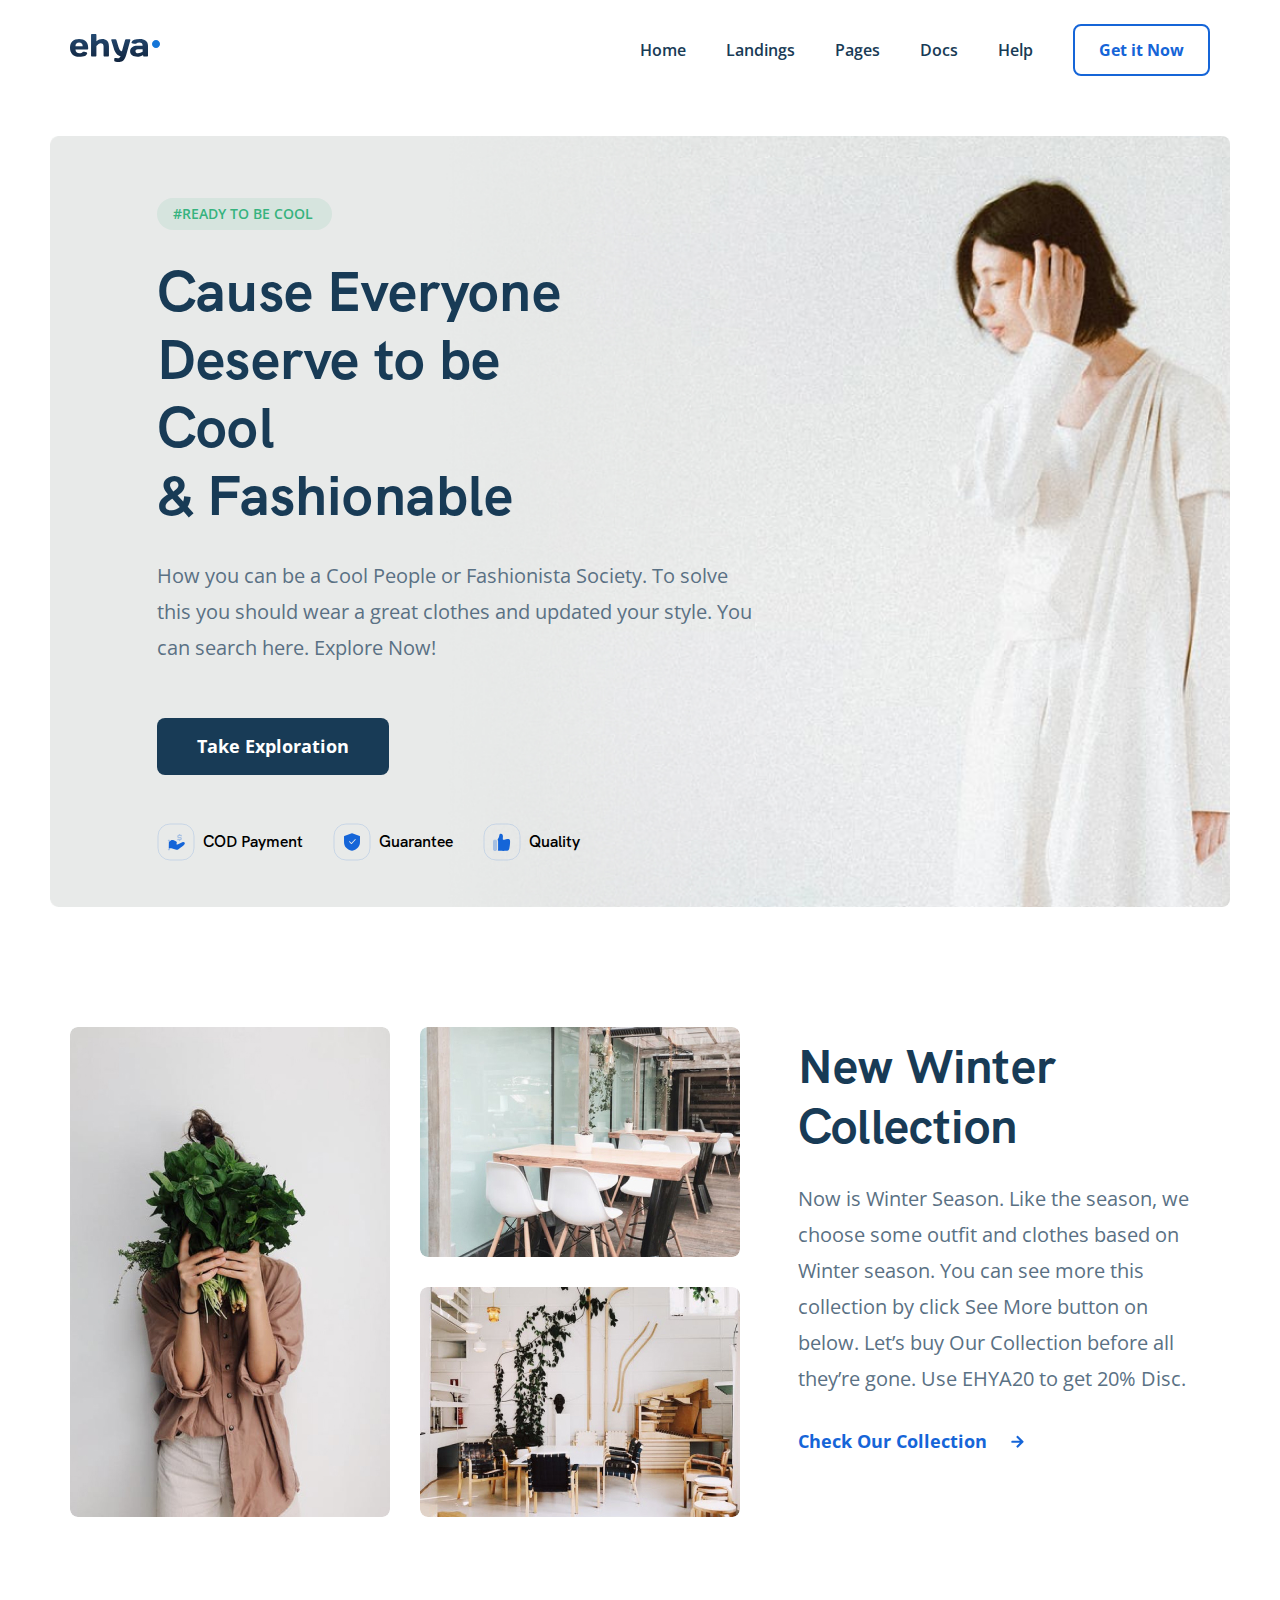
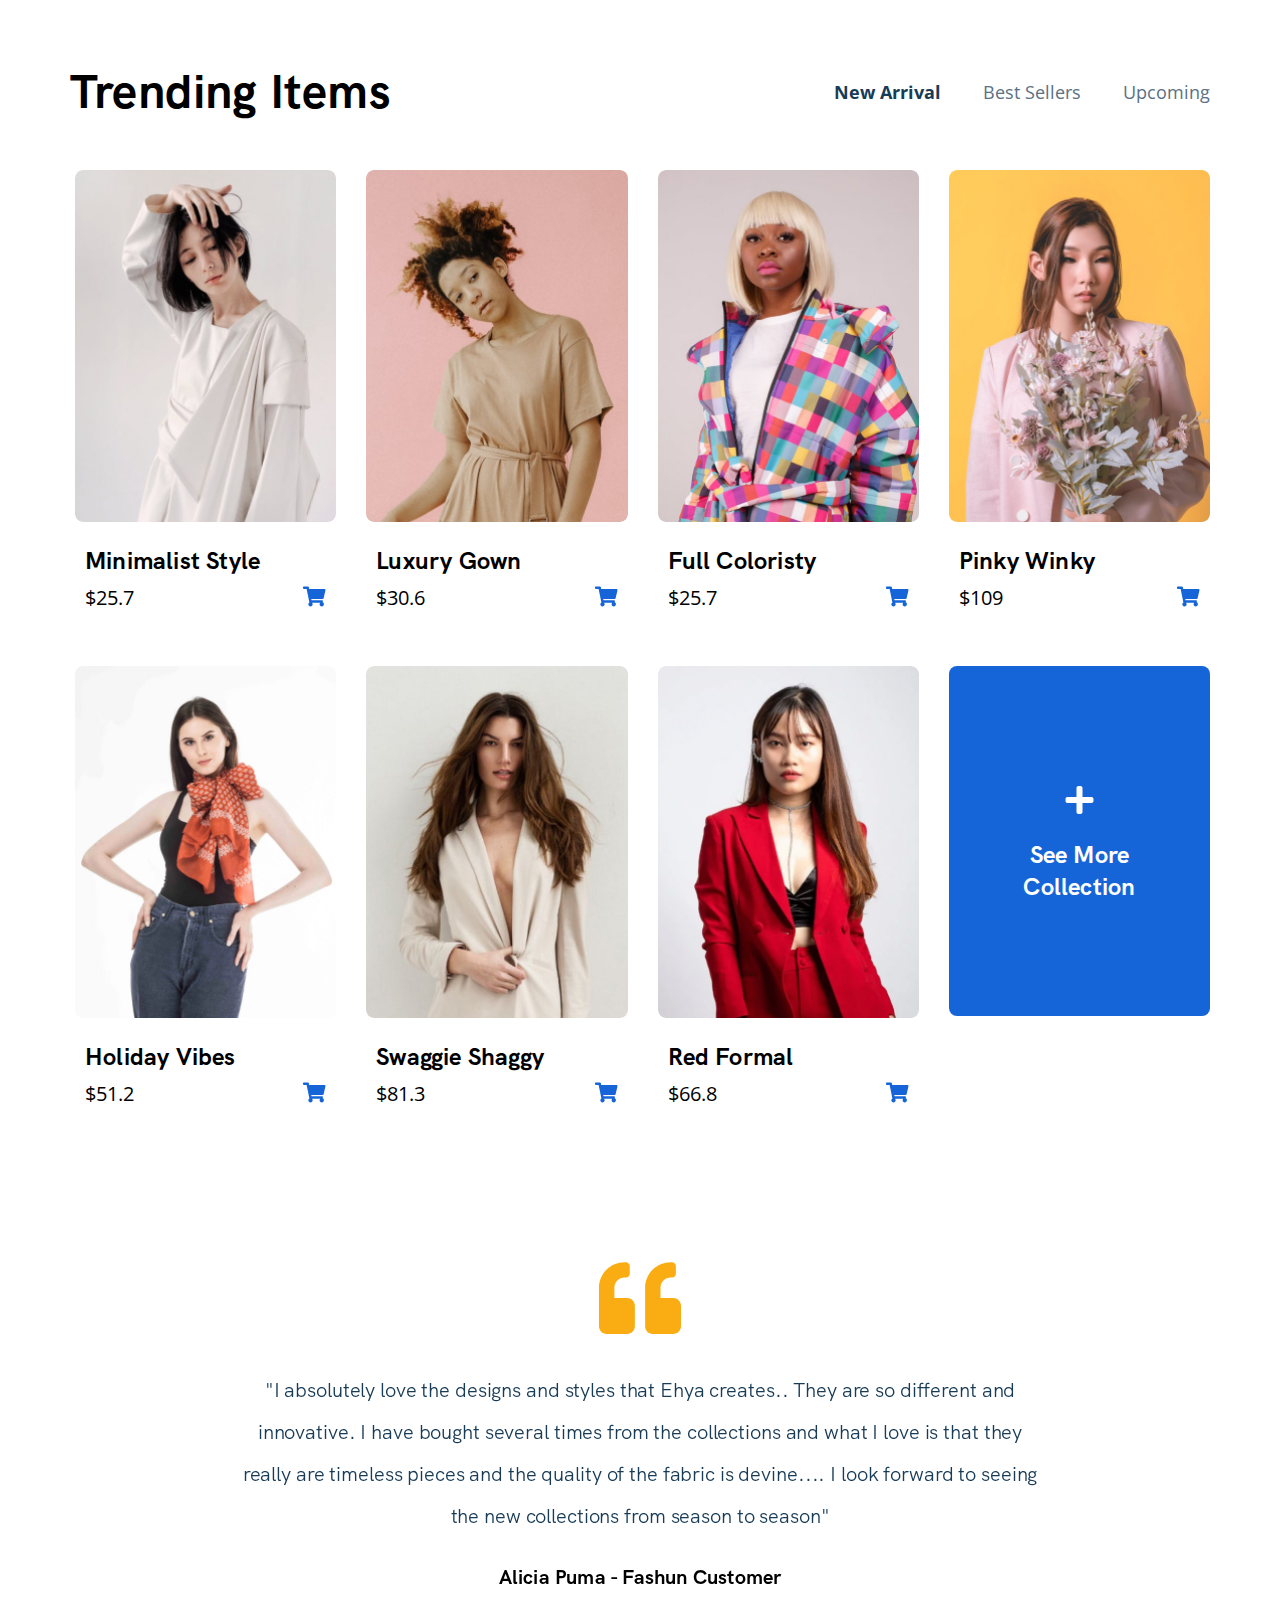
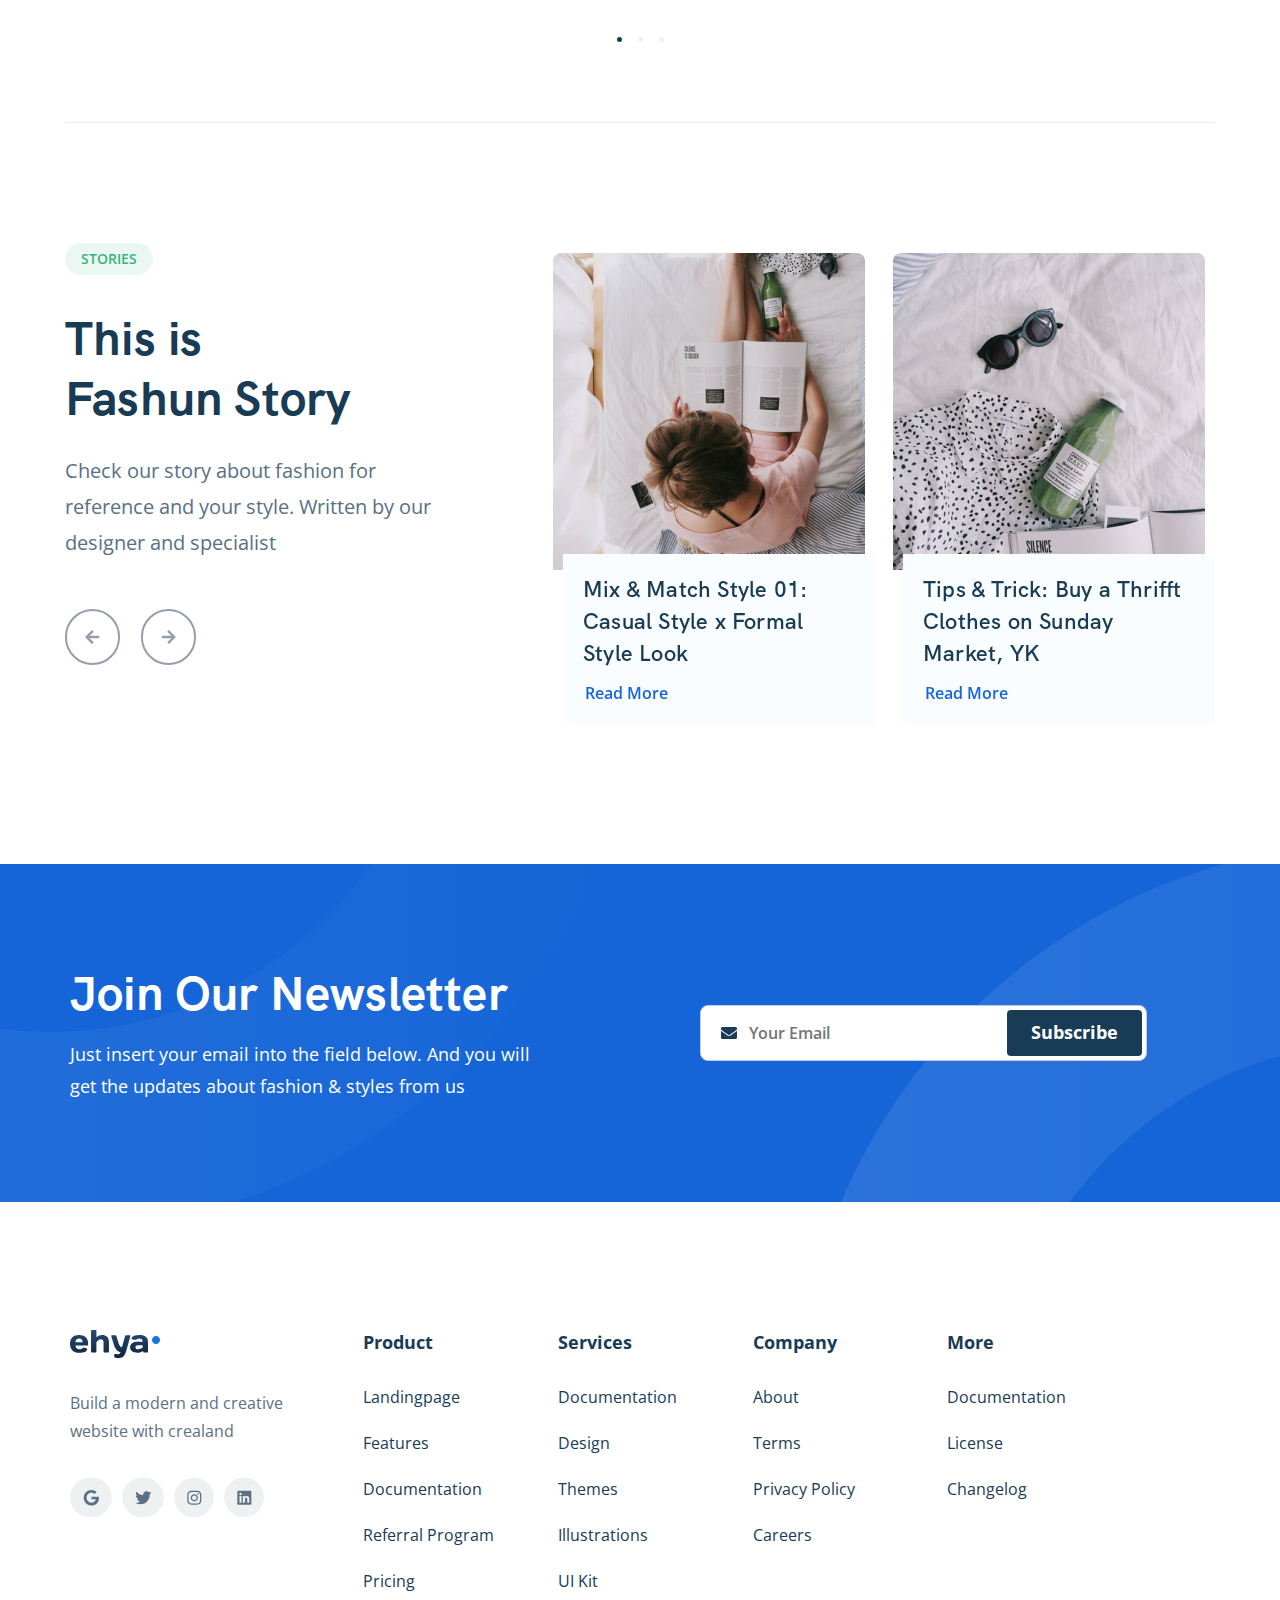
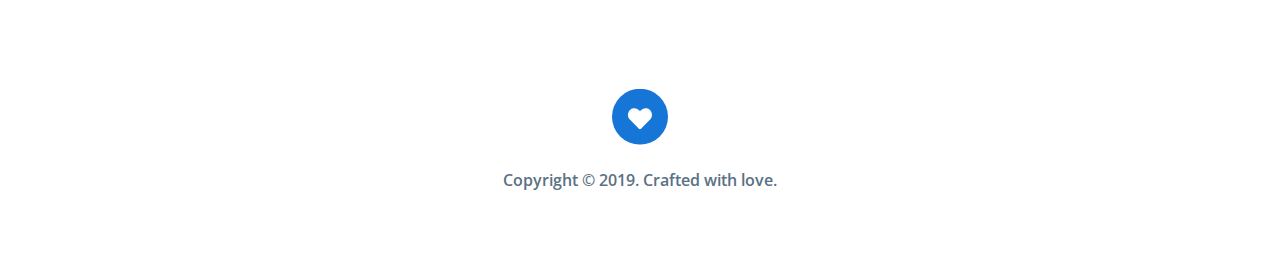
<file: index.html>
<!DOCTYPE html>
<html lang="en">
  <head>
    <link
      href="https://fonts.googleapis.com/css2?family=Open+Sans:wght@400;600;700&display=swap"
      rel="stylesheet"
    />
    <link rel="shortcut icon" href="favicon.ico" type="image/x-icon" />
    <link rel="icon" href="favicon.ico" type="image/x-icon" />
    <link rel="stylesheet" href="css/swiper-bundle.min.css" />
    <link rel="stylesheet" href="css/style.css" />
    <meta charset="UTF-8" />
    <meta name="viewport" content="width=device-width, initial-scale=1.0" />
    <title>ehya - fashion house</title>
  </head>
  <body>
    <header class="header">
      <div class="container container--150">
        <div class="header__wrapper">
          <a
            href="https://danilamorshinin.ru/ehya-fashion/"
            class="header__logo"
            ><img src="img/logo-ehya.svg" alt="Логотип ehya"
          /></a>
          <nav class="header__navbar">
            <a href="#" class="link header__link">Home</a>
            <a href="#" class="link header__link">Landings</a>
            <a href="#" class="link header__link">Pages</a>
            <a href="#" class="link header__link">Docs</a>
            <a href="#" class="link header__link">Help</a>
            <button class="header__button">Get it Now</button>
          </nav>
          <button class="menu-button header__menu-button">
            <span class="menu-button__line"></span>
            <span class="menu-button__line"></span>
            <span class="menu-button__line"></span>
          </button>
        </div>
        <!-- /.header__wrapper -->
      </div>
      <!-- /.container-->
      <div class="header-bottom">
        <img
          src="img/icon-close.svg"
          alt="Закрыть"
          class="header-bottom__close"
        />
        <div class="header__mobile-menu">
          <a href="#" class="link header__menu-link">Home</a>
          <a href="#" class="link header__menu-link">Landings</a>
          <a href="#" class="link header__menu-link">Pages</a>
          <a href="#" class="link header__menu-link">Docs</a>
          <a href="#" class="link header__menu-link">Help</a>
          <button class="header__button">Get it Now</button>
        </div>
        <!-- /.header__mobile-menu -->
      </div>
      <!-- /. header-bottom -->
    </header>
    <section class="hero">
      <div class="container container--80">
        <div class="hero__bg">
          <div class="hero__info">
            <div class="hero__label">#Ready to be cool</div>
            <h1 class="hero__title">
              Cause Everyone <br />
              Deserve to be Cool<br />
              & Fashionable
            </h1>
            <p class="hero__text">
              How you can be a Cool People or Fashionista Society. To solve this
              you should wear a great clothes and updated your style. You can
              search here. Explore Now!
            </p>
          </div>
          <!-- /.hero__info -->
          <button class="hero__button">Take Exploration</button>
          <div class="hero__icon-wrapper">
            <div class="hero__wrap2">
              <div class="hero__icon-group">
                <img
                  src="img/icon-get-money.svg"
                  alt="Иконка с деньгами"
                  class="hero__icon"
                />
                <h4 class="hero__icon-text">COD Payment</h4>
              </div>
              <div class="hero__icon-group">
                <img
                  src="img/icon-protection.svg"
                  alt="Иконка со щитом"
                  class="hero__icon"
                />
                <h4 class="hero__icon-text">Guarantee</h4>
              </div>
            </div>
            <div class="hero__icon-group">
              <img
                src="img/icon-like.svg"
                alt="Иконка с лайком"
                class="hero__icon"
              />
              <h4 class="hero__icon-text">Quality</h4>
            </div>
          </div>
        </div>
        <!-- /.hero -->
      </div>
    </section>
    <section class="collection">
      <div class="container container--collection">
        <div class="collection__wrapper">
          <div class="collection__grid">
            <img
              src="img/collection-image1.jpg"
              alt="Девушка с цветами"
              class="collection__image collection__image--large"
            />
            <img
              src="img/collection-image2.jpg"
              alt="Столик у окна"
              class="collection__image"
            />
            <img
              src="img/collection-image3.jpg"
              alt="Гостинная комната"
              class="collection__image"
            />
          </div>
          <div class="collection__info">
            <h2 class="collection__title">New Winter Collection</h2>
            <p class="collection__text">
              Now is Winter Season. Like the season, we choose some outfit and
              clothes based on Winter season. You can see more this collection
              by click See More button on below. Let&#8217;s buy Our Collection
              before all they&#8217;re gone. Use EHYA20 to get 20% Disc.
            </p>
            <div class="collection__link-group">
              <a href="#" class="link collection__link">Check Our Collection</a>
              <a href="#"
                ><img src="img/arrow-left.svg" alt="Стрелка вправо"
              /></a>
            </div>
          </div>
        </div>
      </div>
    </section>
    <section class="trending">
      <div class="container container--trending">
        <div class="trending__menu">
          <h2 class="trending__title">Trending Items</h2>
          <div class="trending__menu-link">
            <a
              href="#"
              class="link trending__link trending__link--active"
              data-target="#newArrival"
              >New Arrival</a
            >
            <a href="#" class="link trending__link" data-target="#bestSellers"
              >Best Sellers</a
            >
            <a href="#" class="link trending__link" data-target="#upcoming"
              >Upcoming</a
            >
          </div>
        </div>
        <div class="trending-grid trending-grid--active" id="newArrival">
          <div class="trending-grid__item">
            <img
              src="img/trending-image1.jpg"
              alt="Фото Minimalist Style"
              class="trending-grid__image"
            />
            <h3 class="trending-grid__title">Minimalist Style</h3>
            <div class="trending-grid__wrapper">
              <span class="trending-grid__price">$25.7</span
              ><a href="#"
                ><img
                  src="img/shopping-cart.svg"
                  alt="Иконка тележки"
                  class="trending-grid__icon"
              /></a>
            </div>
          </div>
          <div class="trending-grid__item">
            <img
              src="img/trending-image2.jpg"
              alt="Фото Luxury Gown"
              class="trending-grid__image"
            />
            <h3 class="trending-grid__title">Luxury Gown</h3>
            <div class="trending-grid__wrapper">
              <span class="trending-grid__price">$30.6</span
              ><a href="#"
                ><img
                  src="img/shopping-cart.svg"
                  alt="Иконка тележки"
                  class="trending-grid__icon"
              /></a>
            </div>
          </div>
          <div class="trending-grid__item">
            <img
              src="img/trending-image3.jpg"
              alt="Фото Full Coloristy"
              class="trending-grid__image"
            />
            <h3 class="trending-grid__title">Full Coloristy</h3>
            <div class="trending-grid__wrapper">
              <span class="trending-grid__price">$25.7</span
              ><a href="#"
                ><img
                  src="img/shopping-cart.svg"
                  alt="Иконка тележки"
                  class="trending-grid__icon"
              /></a>
            </div>
          </div>
          <div class="trending-grid__item">
            <img
              src="img/trending-image4.jpg"
              alt="Фото Pinky Winky"
              class="trending-grid__image"
            />
            <h3 class="trending-grid__title">Pinky Winky</h3>
            <div class="trending-grid__wrapper">
              <span class="trending-grid__price">$109</span
              ><a href="#"
                ><img
                  src="img/shopping-cart.svg"
                  alt="Иконка тележки"
                  class="trending-grid__icon"
              /></a>
            </div>
          </div>
          <div class="trending-grid__item">
            <img
              src="img/trending-image5.jpg"
              alt="Фото Holiday Vibes"
              class="trending-grid__image"
            />
            <h3 class="trending-grid__title">Holiday Vibes</h3>
            <div class="trending-grid__wrapper">
              <span class="trending-grid__price">$51.2</span
              ><a href="#"
                ><img
                  src="img/shopping-cart.svg"
                  alt="Иконка тележки"
                  class="trending-grid__icon"
              /></a>
            </div>
          </div>
          <div class="trending-grid__item">
            <img
              src="img/trending-image6.jpg"
              alt="Фото Swaggie Shaggy"
              class="trending-grid__image"
            />
            <h3 class="trending-grid__title">Swaggie Shaggy</h3>
            <div class="trending-grid__wrapper">
              <span class="trending-grid__price">$81.3</span
              ><a href="#"
                ><img
                  src="img/shopping-cart.svg"
                  alt="Иконка тележки"
                  class="trending-grid__icon"
              /></a>
            </div>
          </div>
          <div class="trending-grid__item">
            <img
              src="img/trending-image7.jpg"
              alt="Фото Red Formal"
              class="trending-grid__image"
            />
            <h3 class="trending-grid__title">Red Formal</h3>
            <div class="trending-grid__wrapper">
              <span class="trending-grid__price">$66.8</span
              ><a href="#"
                ><img
                  src="img/shopping-cart.svg"
                  alt="Иконка тележки"
                  class="trending-grid__icon"
              /></a>
            </div>
          </div>
          <a href="#" class="link trending-grid__last">
            <img
              src="img/plus.svg"
              alt="Иконка плюса"
              class="trending-grid__last-icon"
            />
            <h3 class="trending-grid__last-title">
              See More<br />
              Collection
            </h3>
          </a>
        </div>

        <div class="trending-grid" id="bestSellers">
          <div class="trending-grid__item">
            <img
              src="img/trending-image2.jpg"
              alt="Фото Luxury Gown"
              class="trending-grid__image"
            />
            <h3 class="trending-grid__title">Luxury Gown</h3>
            <div class="trending-grid__wrapper">
              <span class="trending-grid__price">$30.6</span
              ><a href="#"
                ><img
                  src="img/shopping-cart.svg"
                  alt="Иконка тележки"
                  class="trending-grid__icon"
              /></a>
            </div>
          </div>
          <div class="trending-grid__item">
            <img
              src="img/trending-image3.jpg"
              alt="Фото Full Coloristy"
              class="trending-grid__image"
            />
            <h3 class="trending-grid__title">Full Coloristy</h3>
            <div class="trending-grid__wrapper">
              <span class="trending-grid__price">$25.7</span
              ><a href="#"
                ><img
                  src="img/shopping-cart.svg"
                  alt="Иконка тележки"
                  class="trending-grid__icon"
              /></a>
            </div>
          </div>
          <div class="trending-grid__item">
            <img
              src="img/trending-image5.jpg"
              alt="Фото Holiday Vibes"
              class="trending-grid__image"
            />
            <h3 class="trending-grid__title">Holiday Vibes</h3>
            <div class="trending-grid__wrapper">
              <span class="trending-grid__price">$51.2</span
              ><a href="#"
                ><img
                  src="img/shopping-cart.svg"
                  alt="Иконка тележки"
                  class="trending-grid__icon"
              /></a>
            </div>
          </div>
          <div class="trending-grid__item">
            <img
              src="img/trending-image4.jpg"
              alt="Фото Pinky Winky"
              class="trending-grid__image"
            />
            <h3 class="trending-grid__title">Pinky Winky</h3>
            <div class="trending-grid__wrapper">
              <span class="trending-grid__price">$109</span
              ><a href="#"
                ><img
                  src="img/shopping-cart.svg"
                  alt="Иконка тележки"
                  class="trending-grid__icon"
              /></a>
            </div>
          </div>
          <div class="trending-grid__item">
            <img
              src="img/trending-image1.jpg"
              alt="Фото Minimalist Style"
              class="trending-grid__image"
            />
            <h3 class="trending-grid__title">Minimalist Style</h3>
            <div class="trending-grid__wrapper">
              <span class="trending-grid__price">$25.7</span
              ><a href="#"
                ><img
                  src="img/shopping-cart.svg"
                  alt="Иконка тележки"
                  class="trending-grid__icon"
              /></a>
            </div>
          </div>

          <div class="trending-grid__item">
            <img
              src="img/trending-image7.jpg"
              alt="Фото Red Formal"
              class="trending-grid__image"
            />
            <h3 class="trending-grid__title">Red Formal</h3>
            <div class="trending-grid__wrapper">
              <span class="trending-grid__price">$66.8</span
              ><a href="#"
                ><img
                  src="img/shopping-cart.svg"
                  alt="Иконка тележки"
                  class="trending-grid__icon"
              /></a>
            </div>
          </div>
          <div class="trending-grid__item">
            <img
              src="img/trending-image6.jpg"
              alt="Фото Swaggie Shaggy"
              class="trending-grid__image"
            />
            <h3 class="trending-grid__title">Swaggie Shaggy</h3>
            <div class="trending-grid__wrapper">
              <span class="trending-grid__price">$81.3</span
              ><a href="#"
                ><img
                  src="img/shopping-cart.svg"
                  alt="Иконка тележки"
                  class="trending-grid__icon"
              /></a>
            </div>
          </div>
          <a href="#" class="link trending-grid__last">
            <img
              src="img/plus.svg"
              alt="Иконка плюса"
              class="trending-grid__last-icon"
            />
            <h3 class="trending-grid__last-title">
              See More<br />
              Collection
            </h3>
          </a>
        </div>

        <div class="trending-grid" id="upcoming">
          <div class="trending-grid__item">
            <img
              src="img/trending-image3.jpg"
              alt="Фото Full Coloristy"
              class="trending-grid__image"
            />
            <h3 class="trending-grid__title">Full Coloristy</h3>
            <div class="trending-grid__wrapper">
              <span class="trending-grid__price">$25.7</span
              ><a href="#"
                ><img
                  src="img/shopping-cart.svg"
                  alt="Иконка тележки"
                  class="trending-grid__icon"
              /></a>
            </div>
          </div>

          <div class="trending-grid__item">
            <img
              src="img/trending-image5.jpg"
              alt="Фото Holiday Vibes"
              class="trending-grid__image"
            />
            <h3 class="trending-grid__title">Holiday Vibes</h3>
            <div class="trending-grid__wrapper">
              <span class="trending-grid__price">$51.2</span
              ><a href="#"
                ><img
                  src="img/shopping-cart.svg"
                  alt="Иконка тележки"
                  class="trending-grid__icon"
              /></a>
            </div>
          </div>
          <div class="trending-grid__item">
            <img
              src="img/trending-image2.jpg"
              alt="Фото Luxury Gown"
              class="trending-grid__image"
            />
            <h3 class="trending-grid__title">Luxury Gown</h3>
            <div class="trending-grid__wrapper">
              <span class="trending-grid__price">$30.6</span
              ><a href="#"
                ><img
                  src="img/shopping-cart.svg"
                  alt="Иконка тележки"
                  class="trending-grid__icon"
              /></a>
            </div>
          </div>
          <div class="trending-grid__item">
            <img
              src="img/trending-image1.jpg"
              alt="Фото Minimalist Style"
              class="trending-grid__image"
            />
            <h3 class="trending-grid__title">Minimalist Style</h3>
            <div class="trending-grid__wrapper">
              <span class="trending-grid__price">$25.7</span
              ><a href="#"
                ><img
                  src="img/shopping-cart.svg"
                  alt="Иконка тележки"
                  class="trending-grid__icon"
              /></a>
            </div>
          </div>

          <div class="trending-grid__item">
            <img
              src="img/trending-image7.jpg"
              alt="Фото Red Formal"
              class="trending-grid__image"
            />
            <h3 class="trending-grid__title">Red Formal</h3>
            <div class="trending-grid__wrapper">
              <span class="trending-grid__price">$66.8</span
              ><a href="#"
                ><img
                  src="img/shopping-cart.svg"
                  alt="Иконка тележки"
                  class="trending-grid__icon"
              /></a>
            </div>
          </div>
          <div class="trending-grid__item">
            <img
              src="img/trending-image4.jpg"
              alt="Фото Pinky Winky"
              class="trending-grid__image"
            />
            <h3 class="trending-grid__title">Pinky Winky</h3>
            <div class="trending-grid__wrapper">
              <span class="trending-grid__price">$109</span
              ><a href="#"
                ><img
                  src="img/shopping-cart.svg"
                  alt="Иконка тележки"
                  class="trending-grid__icon"
              /></a>
            </div>
          </div>
          <div class="trending-grid__item">
            <img
              src="img/trending-image6.jpg"
              alt="Фото Swaggie Shaggy"
              class="trending-grid__image"
            />
            <h3 class="trending-grid__title">Swaggie Shaggy</h3>
            <div class="trending-grid__wrapper">
              <span class="trending-grid__price">$81.3</span
              ><a href="#"
                ><img
                  src="img/shopping-cart.svg"
                  alt="Иконка тележки"
                  class="trending-grid__icon"
              /></a>
            </div>
          </div>
          <a href="#" class="link trending-grid__last">
            <img
              src="img/plus.svg"
              alt="Иконка плюса"
              class="trending-grid__last-icon"
            />
            <h3 class="trending-grid__last-title">
              See More<br />
              Collection
            </h3>
          </a>
        </div>
      </div>
    </section>
    <section class="comment">
      <div class="container container--comment">
        <!-- Slider main container -->
        <div class="comment__wrapper">
          <div class="swiper-container comment-slider">
            <!-- Additional required wrapper -->
            <div class="swiper-wrapper">
              <!-- Slides -->
              <div class="swiper-slide slide">
                <img
                  src="img/quote-left.svg"
                  alt="Левая кавычка"
                  class="comment__icon"
                />
                <p class="comment__text">
                  "I absolutely love the designs and styles that Ehya creates..
                  They are so different and innovative. I have bought several
                  times from the collections and what I love is that they really
                  are timeless pieces and the quality of the fabric is
                  devine.... I look forward to seeing the new collections from
                  season to season"
                </p>
                <h4 class="comment__title">Alicia Puma - Fashun Customer</h4>
              </div>
              <div class="swiper-slide slide">
                <img
                  src="img/quote-left.svg"
                  alt="Левая кавычка"
                  class="comment__icon"
                />
                <p class="comment__text">
                  "I absolutely love the designs and styles that Ehya creates..
                  They are so different and innovative. I have bought several
                  times from the collections and what I love is that they really
                  are timeless pieces and the quality of the fabric is
                  devine.... I look forward to seeing the new collections from
                  season to season"
                </p>
                <h4 class="comment__title">Alicia Puma - Fashun Customer</h4>
              </div>
              <div class="swiper-slide slide">
                <img
                  src="img/quote-left.svg"
                  alt="Левая кавычка"
                  class="comment__icon"
                />
                <p class="comment__text">
                  "I absolutely love the designs and styles that Ehya creates..
                  They are so different and innovative. I have bought several
                  times from the collections and what I love is that they really
                  are timeless pieces and the quality of the fabric is
                  devine.... I look forward to seeing the new collections from
                  season to season"
                </p>
                <h4 class="comment__title">Alicia Puma - Fashun Customer</h4>
              </div>
            </div>
          </div>
          <!-- If we need pagination -->
          <div class="swiper-pagination"></div>
          <!-- If we need navigation buttons -->
          <!-- <div class="swiper-button-prev"></div> -->
          <!-- <div class="swiper-button-next"></div> -->
        </div>
      </div>
    </section>
    <section class="story">
      <div class="container container--story">
        <div class="story__wrapper">
          <div class="story__content">
            <div class="story__info">
              <div class="story__label">stories</div>
              <h2 class="story__title">This is Fashun Story</h2>
              <p class="story__text">
                Check our story about fashion for reference and your style.
                Written by our designer and specialist
              </p>
              <div class="story__buttons">
                <button
                  class="story__button-slide story__button-slide--prev story__button-slide--prev-mobile"
                >
                  <svg
                    width="15"
                    height="14"
                    viewBox="0 0 15 14"
                    fill="none"
                    xmlns="http://www.w3.org/2000/svg"
                  >
                    <path
                      id="left"
                      d="M8.31689 12.9375C8.62939 12.625 8.59814 12.1562 8.31689 11.8438L4.53564 8.25H13.5356C13.9419 8.25 14.2856 7.9375 14.2856 7.5V6.5C14.2856 6.09375 13.9419 5.75 13.5356 5.75H4.53564L8.31689 2.1875C8.59814 1.875 8.62939 1.40625 8.31689 1.09375L7.62939 0.40625C7.34814 0.125 6.84814 0.125 6.56689 0.40625L0.504395 6.5C0.191895 6.78125 0.191895 7.25 0.504395 7.53125L6.56689 13.625C6.84814 13.9062 7.31689 13.9062 7.62939 13.625L8.31689 12.9375Z"
                      fill="#959EAD"
                    />
                  </svg>
                </button>
                <button
                  class="story__button-slide story__button-slide--next story__button-slide--next-mobile"
                >
                  <svg
                    class="story__right"
                    width="15"
                    height="14"
                    viewBox="0 0 15 14"
                    fill="none"
                    xmlns="http://www.w3.org/2000/svg"
                  >
                    <path
                      id="right"
                      d="M8.31689 12.9375C8.62939 12.625 8.59814 12.1562 8.31689 11.8438L4.53564 8.25H13.5356C13.9419 8.25 14.2856 7.9375 14.2856 7.5V6.5C14.2856 6.09375 13.9419 5.75 13.5356 5.75H4.53564L8.31689 2.1875C8.59814 1.875 8.62939 1.40625 8.31689 1.09375L7.62939 0.40625C7.34814 0.125 6.84814 0.125 6.56689 0.40625L0.504395 6.5C0.191895 6.78125 0.191895 7.25 0.504395 7.53125L6.56689 13.625C6.84814 13.9062 7.31689 13.9062 7.62939 13.625L8.31689 12.9375Z"
                      fill="#959EAD"
                    />
                  </svg>
                </button>
              </div>
            </div>
            <div class="story__slider">
              <div class="swiper-container story-slider">
                <div class="swiper-wrapper">
                  <div class="swiper-slide story__slide">
                    <img
                      class="story__image"
                      src="img/story-image1.jpg"
                      alt="Девушка читает книгу"
                    />
                    <div class="story__block">
                      <h3 class="story__about">
                        Mix & Match Style 01: Casual Style x Formal Style Look
                      </h3>
                      <a href="#" class="link story__link">Read More</a>
                    </div>
                  </div>
                  <div class="swiper-slide story__slide">
                    <img
                      class="story__image"
                      src="img/story-image2.jpg"
                      alt="вещи лежат на диване"
                    />
                    <div class="story__block">
                      <h3 class="story__about">
                        Tips & Trick: Buy a Thrifft Clothes on Sunday Market, YK
                      </h3>
                      <a href="#" class="link story__link">Read More</a>
                    </div>
                  </div>
                  <div class="swiper-slide story__slide">
                    <img
                      class="story__image"
                      src="img/story-image1.jpg"
                      alt="Девушка читает книгу"
                    />
                    <div class="story__block">
                      <h3 class="story__about">
                        Mix & Match Style 01: Casual Style x Formal Style Look
                      </h3>
                      <a href="#" class="link story__link">Read More</a>
                    </div>
                  </div>
                  <div class="swiper-slide story__slide">
                    <img
                      class="story__image"
                      src="img/story-image2.jpg"
                      alt="вещи лежат на диване"
                    />
                    <div class="story__block">
                      <h3 class="story__about">
                        Tips & Trick: Buy a Thrifft Clothes on Sunday Market, YK
                      </h3>
                      <a href="#" class="link story__link">Read More</a>
                    </div>
                  </div>
                  <div class="swiper-slide story__slide">
                    <img
                      class="story__image"
                      src="img/story-image1.jpg"
                      alt="Девушка читает книгу"
                    />
                    <div class="story__block">
                      <h3 class="story__about">
                        Mix & Match Style 01: Casual Style x Formal Style Look
                      </h3>
                      <a href="#" class="link story__link">Read More</a>
                    </div>
                  </div>
                  <div class="swiper-slide story__slide">
                    <img
                      class="story__image"
                      src="img/story-image2.jpg"
                      alt="вещи лежат на диване"
                    />
                    <div class="story__block">
                      <h3 class="story__about">
                        Tips & Trick: Buy a Thrifft Clothes on Sunday Market, YK
                      </h3>
                      <a href="#" class="link story__link">Read More</a>
                    </div>
                  </div>
                </div>
              </div>
              <!-- /.story-slider -->
              <div class="swiper-container story-mobile">
                <div class="swiper-wrapper">
                  <div class="swiper-slide story__slide">
                    <div class="swiper-slide__wrap">
                      <img
                        class="story__image"
                        src="img/story-image1.jpg"
                        alt="Девушка читает книгу"
                      />
                      <div class="story__block">
                        <h3 class="story__about">
                          Mix & Match Style 01: Casual Style x Formal Style Look
                        </h3>
                        <a href="#" class="link story__link">Read More</a>
                      </div>
                    </div>
                    <div class="swiper-slide__wrap">
                      <img
                        class="story__image"
                        src="img/story-image2.jpg"
                        alt="вещи лежат на диване"
                      />
                      <div class="story__block">
                        <h3 class="story__about">
                          Tips & Trick: Buy a Thrifft Clothes on Sunday Market,
                          YK
                        </h3>
                        <a href="#" class="link story__link">Read More</a>
                      </div>
                    </div>
                  </div>
                  <!-- /.story__slide -->
                  <div class="swiper-slide story__slide">
                    <div class="swiper-slide__wrap">
                      <img
                        class="story__image"
                        src="img/story-image1.jpg"
                        alt="Девушка читает книгу"
                      />
                      <div class="story__block">
                        <h3 class="story__about">
                          Mix & Match Style 01: Casual Style x Formal Style Look
                        </h3>
                        <a href="#" class="link story__link">Read More</a>
                      </div>
                    </div>
                    <div class="swiper-slide__wrap">
                      <img
                        class="story__image"
                        src="img/story-image2.jpg"
                        alt="вещи лежат на диване"
                      />
                      <div class="story__block">
                        <h3 class="story__about">
                          Tips & Trick: Buy a Thrifft Clothes on Sunday Market,
                          YK
                        </h3>
                        <a href="#" class="link story__link">Read More</a>
                      </div>
                    </div>
                  </div>
                  <!-- /.story__slide -->
                  <div class="swiper-slide story__slide">
                    <div class="swiper-slide__wrap">
                      <img
                        class="story__image"
                        src="img/story-image1.jpg"
                        alt="Девушка читает книгу"
                      />
                      <div class="story__block">
                        <h3 class="story__about">
                          Mix & Match Style 01: Casual Style x Formal Style Look
                        </h3>
                        <a href="#" class="link story__link">Read More</a>
                      </div>
                    </div>
                    <div class="swiper-slide__wrap">
                      <img
                        class="story__image"
                        src="img/story-image2.jpg"
                        alt="вещи лежат на диване"
                      />
                      <div class="story__block">
                        <h3 class="story__about">
                          Tips & Trick: Buy a Thrifft Clothes on Sunday Market,
                          YK
                        </h3>
                        <a href="#" class="link story__link">Read More</a>
                      </div>
                    </div>
                  </div>
                  <!-- /.story__slide -->
                </div>
              </div>
            </div>
          </div>
        </div>
      </div>
    </section>
    <section class="newsletter">
      <div class="newsletter__bg">
        <img
          class="newsletter__circle"
          src="img/newsletter-circle.svg"
          alt="Часть круга"
        />
        <img
          class="newsletter__circle-2"
          src="img/newsletter-circle.svg"
          alt="Часть круга"
        />
        <div class="container container--newsletter">
          <div class="newsletter__content">
            <div class="newsletter__info">
              <h2 class="newsletter__title">Join Our Newsletter</h2>
              <p class="newsletter__text">
                Just insert your email into the field below. And you will get
                the updates about fashion & styles from us
              </p>
            </div>
            <form action="send.php" method="POST" class="form newsletter-form">
              <img
                src="img/icon-envelope.svg"
                alt="Иконка почты"
                class="newsletter-form__icon"
              />
              <input
                class="newsletter-form__input"
                type="email"
                name="email"
                placeholder="Your Email"
                required
                minlength="6"
              />
              <button class="newsletter-form__button">Subscribe</button>
            </form>
          </div>
        </div>
      </div>
    </section>
    <footer class="footer">
      <div class="container container--footer">
        <div class="footer-grid">
          <div class="footer-grid__wrapper footer-grid__wrapper--large">
            <a href="https://danilamorshinin.ru/ehya-fashion/"
              ><img
                class="footer-grid__logo"
                src="img/logo-ehya.svg"
                alt="Логотип ehya"
            /></a>
            <p class="footer-grid__text">
              Build a modern and creative website with crealand
            </p>
            <div class="footer-grid__icon-wrapper">
              <a
                class="footer-grid__a"
                target="_blank"
                href="https://plus.google.com/"
                ><img
                  class="footer-grid__icon"
                  src="img/logo-google.svg"
                  alt="Логотип Google"
              /></a>
              <a
                class="footer-grid__a"
                target="_blank"
                href="https://www.twitter.com/"
              >
                <img
                  class="footer-grid__icon"
                  src="img/logo-twitter.svg"
                  alt="Логотип Twitter"
              /></a>
              <a
                class="footer-grid__a"
                target="_blank"
                href="https://www.instagram.com/"
              >
                <img
                  class="footer-grid__icon"
                  src="img/logo-instagram.svg"
                  alt="Логотип Instagram"
              /></a>
              <a
                class="footer-grid__a"
                target="_blank"
                href="https://dostup-linkedin.com/"
              >
                <img
                  class="footer-grid__icon"
                  src="img/logo-linkedin.svg"
                  alt="Логотип Linkedin"
              /></a>
            </div>
          </div>
          <div class="footer-grid__wrapper footer-grid__wrapper--2">
            <h3 class="footer-grid__title">Product</h3>
            <ul class="footer-grid__ul">
              <li class="footer-grid__li">
                <a href="#" class="link footer-grid__link">Landingpage</a>
              </li>
              <li class="footer-grid__li">
                <a href="#" class="link footer-grid__link">Features</a>
              </li>
              <li class="footer-grid__li">
                <a href="#" class="link footer-grid__link">Documentation</a>
              </li>
              <li class="footer-grid__li">
                <a href="#" class="link footer-grid__link">Referral Program</a>
              </li>
              <li class="footer-grid__li">
                <a href="#" class="link footer-grid__link">Pricing</a>
              </li>
            </ul>
          </div>
          <div class="footer-grid__wrapper footer-grid__wrapper--3">
            <h3 class="footer-grid__title">Services</h3>
            <ul class="footer-grid__ul">
              <li class="footer-grid__li">
                <a href="#" class="link footer-grid__link">Documentation</a>
              </li>
              <li class="footer-grid__li">
                <a href="#" class="link footer-grid__link">Design</a>
              </li>
              <li class="footer-grid__li">
                <a href="#" class="link footer-grid__link">Themes</a>
              </li>
              <li class="footer-grid__li">
                <a href="#" class="link footer-grid__link">Illustrations</a>
              </li>
              <li class="footer-grid__li">
                <a href="#" class="link footer-grid__link">UI Kit</a>
              </li>
            </ul>
          </div>
          <div class="footer-grid__wrapper footer-grid__wrapper--4">
            <h3 class="footer-grid__title">Company</h3>
            <ul class="footer-grid__ul">
              <li class="footer-grid__li">
                <a href="#" class="link footer-grid__link">About</a>
              </li>
              <li class="footer-grid__li">
                <a href="#" class="link footer-grid__link">Terms</a>
              </li>
              <li class="footer-grid__li">
                <a href="#" class="link footer-grid__link">Privacy Policy</a>
              </li>
              <li class="footer-grid__li">
                <a href="#" class="link footer-grid__link">Careers</a>
              </li>
            </ul>
          </div>
          <div class="footer-grid__wrapper footer-grid__wrapper--5">
            <h3 class="footer-grid__title">More</h3>
            <ul class="footer-grid__ul">
              <li class="footer-grid__li">
                <a href="#" class="link footer-grid__link">Documentation</a>
              </li>
              <li class="footer-grid__li">
                <a href="#" class="link footer-grid__link">License</a>
              </li>
              <li class="footer-grid__li">
                <a href="#" class="link footer-grid__link">Changelog</a>
              </li>
            </ul>
          </div>
        </div>
        <div class="footer-bottom">
          <img
            class="footer-bottom__icon"
            src="img/heart.svg"
            alt="Иконка сердца"
          />
          <p class="footer-bottom__text">
            Copyright © 2019. Crafted with love.
          </p>
        </div>
      </div>
    </footer>
    <script src="js/jquery-3.5.1.min.js"></script>
    <script src="js/swiper-bundle.min.js"></script>
    <script src="js/jquery.validate.min.js"></script>
    <script src="js/main.js"></script>
  </body>
</html>
</file>
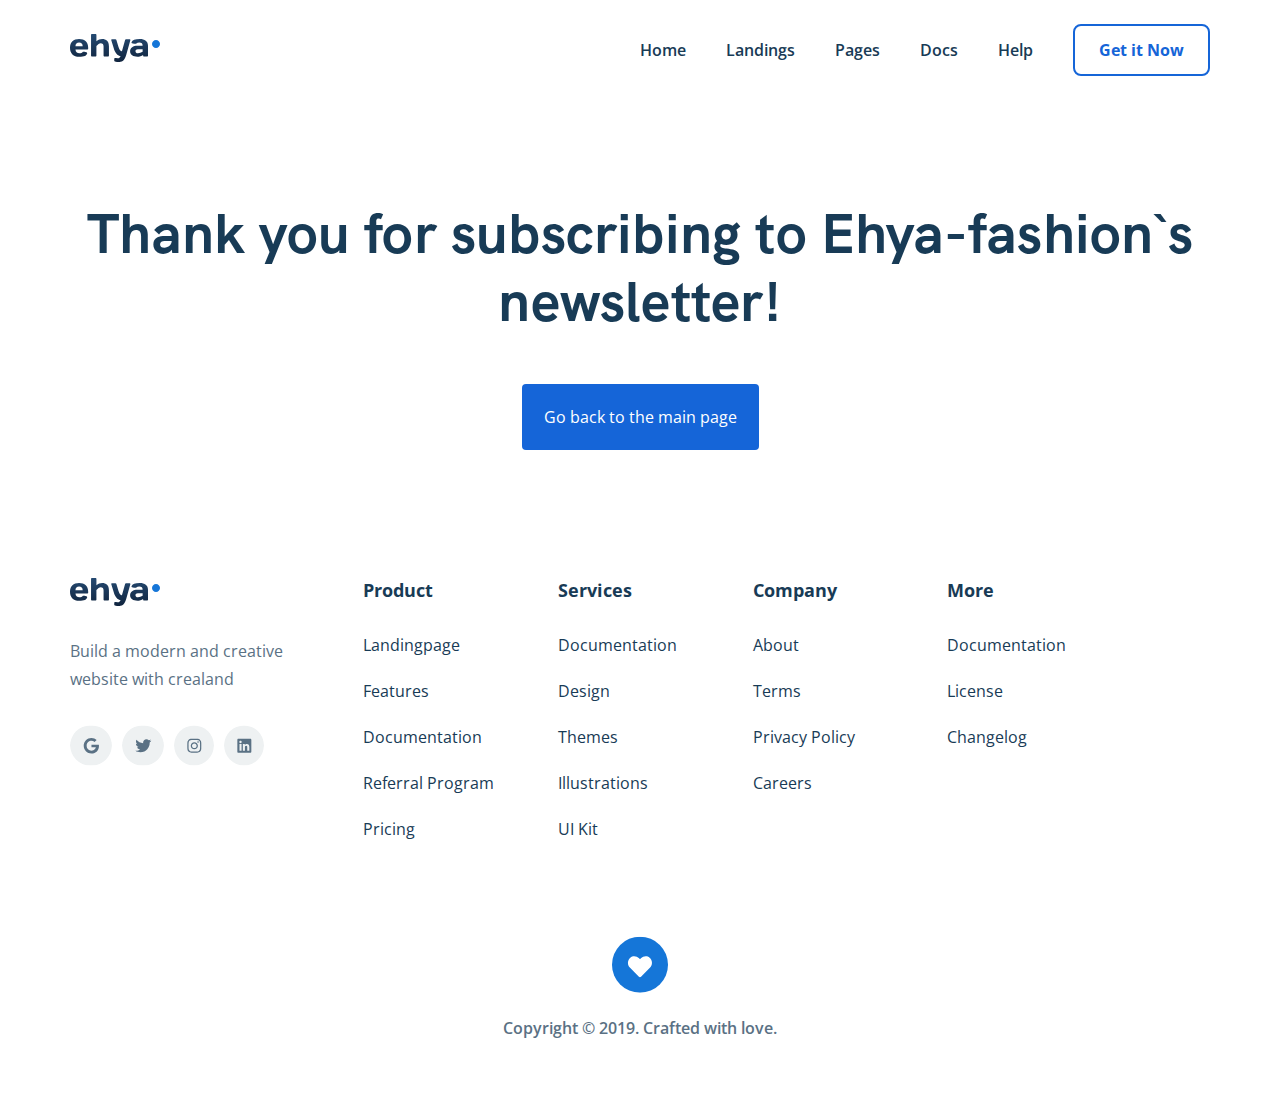
<file: thanks.html>
<!DOCTYPE html>
<html lang="en">
  <head>
    <link
      href="https://fonts.googleapis.com/css2?family=Open+Sans:wght@400;600;700&display=swap"
      rel="stylesheet"
    />
    <link rel="shortcut icon" href="favicon.ico" type="image/x-icon" />
    <link rel="icon" href="favicon.ico" type="image/x-icon" />
    <link rel="stylesheet" href="css/style.css" />
    <meta charset="UTF-8" />
    <meta name="viewport" content="width=device-width, initial-scale=1.0" />
    <title>Thank you for subscribing!</title>
  </head>
  <body>
    <header class="header">
      <div class="container container--150">
        <div class="header__wrapper">
          <a
            href="https://danilamorshinin.ru/ehya-fashion/"
            class="header__logo"
            ><img src="img/logo-ehya.svg" alt="Логотип ehya"
          /></a>
          <nav class="header__navbar">
            <a href="#" class="link header__link">Home</a>
            <a href="#" class="link header__link">Landings</a>
            <a href="#" class="link header__link">Pages</a>
            <a href="#" class="link header__link">Docs</a>
            <a href="#" class="link header__link">Help</a>
            <button class="header__button">Get it Now</button>
          </nav>
          <button class="menu-button header__menu-button">
            <span class="menu-button__line"></span>
            <span class="menu-button__line"></span>
            <span class="menu-button__line"></span>
          </button>
        </div>
        <!-- /.header__wrapper -->
      </div>
      <!-- /.container-->
      <div class="header-bottom">
        <img
          src="img/icon-close.svg"
          alt="Закрыть"
          class="header-bottom__close"
        />
        <div class="header__mobile-menu">
          <a href="#" class="link header__menu-link">Home</a>
          <a href="#" class="link header__menu-link">Landings</a>
          <a href="#" class="link header__menu-link">Pages</a>
          <a href="#" class="link header__menu-link">Docs</a>
          <a href="#" class="link header__menu-link">Help</a>
          <button class="header__button">Get it Now</button>
        </div>
        <!-- /.header__mobile-menu -->
      </div>
      <!-- /. header-bottom -->
    </header>
    <section class="thanks">
      <div class="container container--trending">
        <div class="thanks__wrapper">
          <h1 class="thanks__title">
            Thank you for subscribing to Ehya-fashion`s newsletter!
          </h1>
          <a
            href="https://danilamorshinin.ru/ehya-fashion/"
            class="link thanks__link"
            >Go back to the main page</a
          >
        </div>
      </div>
    </section>
    <footer class="footer">
      <div class="container container--footer">
        <div class="footer-grid">
          <div class="footer-grid__wrapper footer-grid__wrapper--large">
            <a href="https://danilamorshinin.ru/ehya-fashion/"
              ><img
                class="footer-grid__logo"
                src="img/logo-ehya.svg"
                alt="Логотип ehya"
            /></a>
            <p class="footer-grid__text">
              Build a modern and creative website with crealand
            </p>
            <div class="footer-grid__icon-wrapper">
              <a target="_blank" href="https://plus.google.com/"
                ><img
                  class="footer-grid__icon"
                  src="img/logo-google.svg"
                  alt="Логотип Google"
              /></a>
              <a target="_blank" href="https://www.twitter.com/">
                <img
                  class="footer-grid__icon"
                  src="img/logo-twitter.svg"
                  alt="Логотип Twitter"
              /></a>
              <a target="_blank" href="https://www.instagram.com/">
                <img
                  class="footer-grid__icon"
                  src="img/logo-instagram.svg"
                  alt="Логотип Instagram"
              /></a>
              <a target="_blank" href="https://dostup-linkedin.com/">
                <img
                  class="footer-grid__icon"
                  src="img/logo-linkedin.svg"
                  alt="Логотип Linkedin"
              /></a>
            </div>
          </div>
          <div class="footer-grid__wrapper footer-grid__wrapper--2">
            <h3 class="footer-grid__title">Product</h3>
            <ul class="footer-grid__ul">
              <li class="footer-grid__li">
                <a href="#" class="link footer-grid__link">Landingpage</a>
              </li>
              <li class="footer-grid__li">
                <a href="#" class="link footer-grid__link">Features</a>
              </li>
              <li class="footer-grid__li">
                <a href="#" class="link footer-grid__link">Documentation</a>
              </li>
              <li class="footer-grid__li">
                <a href="#" class="link footer-grid__link">Referral Program</a>
              </li>
              <li class="footer-grid__li">
                <a href="#" class="link footer-grid__link">Pricing</a>
              </li>
            </ul>
          </div>
          <div class="footer-grid__wrapper footer-grid__wrapper--3">
            <h3 class="footer-grid__title">Services</h3>
            <ul class="footer-grid__ul">
              <li class="footer-grid__li">
                <a href="#" class="link footer-grid__link">Documentation</a>
              </li>
              <li class="footer-grid__li">
                <a href="#" class="link footer-grid__link">Design</a>
              </li>
              <li class="footer-grid__li">
                <a href="#" class="link footer-grid__link">Themes</a>
              </li>
              <li class="footer-grid__li">
                <a href="#" class="link footer-grid__link">Illustrations</a>
              </li>
              <li class="footer-grid__li">
                <a href="#" class="link footer-grid__link">UI Kit</a>
              </li>
            </ul>
          </div>
          <div class="footer-grid__wrapper footer-grid__wrapper--4">
            <h3 class="footer-grid__title">Company</h3>
            <ul class="footer-grid__ul">
              <li class="footer-grid__li">
                <a href="#" class="link footer-grid__link">About</a>
              </li>
              <li class="footer-grid__li">
                <a href="#" class="link footer-grid__link">Terms</a>
              </li>
              <li class="footer-grid__li">
                <a href="#" class="link footer-grid__link">Privacy Policy</a>
              </li>
              <li class="footer-grid__li">
                <a href="#" class="link footer-grid__link">Careers</a>
              </li>
            </ul>
          </div>
          <div class="footer-grid__wrapper footer-grid__wrapper--5">
            <h3 class="footer-grid__title">More</h3>
            <ul class="footer-grid__ul">
              <li class="footer-grid__li">
                <a href="#" class="link footer-grid__link">Documentation</a>
              </li>
              <li class="footer-grid__li">
                <a href="#" class="link footer-grid__link">License</a>
              </li>
              <li class="footer-grid__li">
                <a href="#" class="link footer-grid__link">Changelog</a>
              </li>
            </ul>
          </div>
        </div>
        <div class="footer-bottom">
          <img
            class="footer-bottom__icon"
            src="img/heart.svg"
            alt="Иконка сердца"
          />
          <p class="footer-bottom__text">
            Copyright © 2019. Crafted with love.
          </p>
        </div>
      </div>
    </footer>
    <script src="js/jquery-3.5.1.min.js"></script>
    <script src="js/main.js"></script>
  </body>
</html>
</file>
<file: css/style.css>
@font-face {
  font-family: "HK-Grotesk";
  src: url("../fonts/HKGrotesk-Regular.woff") format("woff"), url("../fonts/HKGrotesk-Regular.woff2") format("woff2");
  font-weight: 400;
  font-style: normal;
  font-display: swap;
}
@font-face {
  font-family: "HK-Grotesk";
  src: url("../fonts/HKGrotesk-SemiBold.woff") format("woff"), url("../fonts/HKGrotesk-SemiBold.woff2") format("woff2");
  font-weight: 600;
  font-style: normal;
  font-display: swap;
}
@font-face {
  font-family: "HK-Grotesk";
  src: url("../fonts/HKGrotesk-Bold.woff") format("woff"), url("../fonts/HKGrotesk-Bold.woff2") format("woff2");
  font-weight: 700;
  font-style: normal;
  font-display: swap;
}
/*! normalize.css v8.0.1 | MIT License | github.com/necolas/normalize.css */
/* Document
   ========================================================================== */
/**
 * 1. Correct the line height in all browsers.
 * 2. Prevent adjustments of font size after orientation changes in iOS.
 */
html {
  line-height: 1.15; /* 1 */
  -webkit-text-size-adjust: 100%; /* 2 */
}

/* Sections
   ========================================================================== */
/**
 * Remove the margin in all browsers.
 */
body {
  margin: 0;
}

/**
 * Render the `main` element consistently in IE.
 */
main {
  display: block;
}

/**
 * Correct the font size and margin on `h1` elements within `section` and
 * `article` contexts in Chrome, Firefox, and Safari.
 */
h1 {
  font-size: 2em;
  margin: 0.67em 0;
}

/* Grouping content
   ========================================================================== */
/**
 * 1. Add the correct box sizing in Firefox.
 * 2. Show the overflow in Edge and IE.
 */
hr {
  box-sizing: content-box; /* 1 */
  height: 0; /* 1 */
  overflow: visible; /* 2 */
}

/**
 * 1. Correct the inheritance and scaling of font size in all browsers.
 * 2. Correct the odd `em` font sizing in all browsers.
 */
pre {
  font-family: monospace, monospace; /* 1 */
  font-size: 1em; /* 2 */
}

/* Text-level semantics
   ========================================================================== */
/**
 * Remove the gray background on active links in IE 10.
 */
a {
  background-color: transparent;
}

/**
 * 1. Remove the bottom border in Chrome 57-
 * 2. Add the correct text decoration in Chrome, Edge, IE, Opera, and Safari.
 */
abbr[title] {
  border-bottom: none; /* 1 */
  text-decoration: underline; /* 2 */
  text-decoration: underline dotted; /* 2 */
}

/**
 * Add the correct font weight in Chrome, Edge, and Safari.
 */
b,
strong {
  font-weight: bolder;
}

/**
 * 1. Correct the inheritance and scaling of font size in all browsers.
 * 2. Correct the odd `em` font sizing in all browsers.
 */
code,
kbd,
samp {
  font-family: monospace, monospace; /* 1 */
  font-size: 1em; /* 2 */
}

/**
 * Add the correct font size in all browsers.
 */
small {
  font-size: 80%;
}

/**
 * Prevent `sub` and `sup` elements from affecting the line height in
 * all browsers.
 */
sub,
sup {
  font-size: 75%;
  line-height: 0;
  position: relative;
  vertical-align: baseline;
}

sub {
  bottom: -0.25em;
}

sup {
  top: -0.5em;
}

/* Embedded content
   ========================================================================== */
/**
 * Remove the border on images inside links in IE 10.
 */
img {
  border-style: none;
}

/* Forms
   ========================================================================== */
/**
 * 1. Change the font styles in all browsers.
 * 2. Remove the margin in Firefox and Safari.
 */
button,
input,
optgroup,
select,
textarea {
  font-family: inherit; /* 1 */
  font-size: 100%; /* 1 */
  line-height: 1.15; /* 1 */
  margin: 0; /* 2 */
}

/**
 * Show the overflow in IE.
 * 1. Show the overflow in Edge.
 */
button,
input {
  /* 1 */
  overflow: visible;
}

/**
 * Remove the inheritance of text transform in Edge, Firefox, and IE.
 * 1. Remove the inheritance of text transform in Firefox.
 */
button,
select {
  /* 1 */
  text-transform: none;
}

/**
 * Correct the inability to style clickable types in iOS and Safari.
 */
button,
[type=button],
[type=reset],
[type=submit] {
  -webkit-appearance: button;
}

/**
 * Remove the inner border and padding in Firefox.
 */
button::-moz-focus-inner,
[type=button]::-moz-focus-inner,
[type=reset]::-moz-focus-inner,
[type=submit]::-moz-focus-inner {
  border-style: none;
  padding: 0;
}

/**
 * Restore the focus styles unset by the previous rule.
 */
button:-moz-focusring,
[type=button]:-moz-focusring,
[type=reset]:-moz-focusring,
[type=submit]:-moz-focusring {
  outline: 1px dotted ButtonText;
}

/**
 * Correct the padding in Firefox.
 */
fieldset {
  padding: 0.35em 0.75em 0.625em;
}

/**
 * 1. Correct the text wrapping in Edge and IE.
 * 2. Correct the color inheritance from `fieldset` elements in IE.
 * 3. Remove the padding so developers are not caught out when they zero out
 *    `fieldset` elements in all browsers.
 */
legend {
  box-sizing: border-box; /* 1 */
  color: inherit; /* 2 */
  display: table; /* 1 */
  max-width: 100%; /* 1 */
  padding: 0; /* 3 */
  white-space: normal; /* 1 */
}

/**
 * Add the correct vertical alignment in Chrome, Firefox, and Opera.
 */
progress {
  vertical-align: baseline;
}

/**
 * Remove the default vertical scrollbar in IE 10+.
 */
textarea {
  overflow: auto;
}

/**
 * 1. Add the correct box sizing in IE 10.
 * 2. Remove the padding in IE 10.
 */
[type=checkbox],
[type=radio] {
  box-sizing: border-box; /* 1 */
  padding: 0; /* 2 */
}

/**
 * Correct the cursor style of increment and decrement buttons in Chrome.
 */
[type=number]::-webkit-inner-spin-button,
[type=number]::-webkit-outer-spin-button {
  height: auto;
}

/**
 * 1. Correct the odd appearance in Chrome and Safari.
 * 2. Correct the outline style in Safari.
 */
[type=search] {
  -webkit-appearance: textfield; /* 1 */
  outline-offset: -2px; /* 2 */
}

/**
 * Remove the inner padding in Chrome and Safari on macOS.
 */
[type=search]::-webkit-search-decoration {
  -webkit-appearance: none;
}

/**
 * 1. Correct the inability to style clickable types in iOS and Safari.
 * 2. Change font properties to `inherit` in Safari.
 */
::-webkit-file-upload-button {
  -webkit-appearance: button; /* 1 */
  font: inherit; /* 2 */
}

/* Interactive
   ========================================================================== */
/*
 * Add the correct display in Edge, IE 10+, and Firefox.
 */
details {
  display: block;
}

/*
 * Add the correct display in all browsers.
 */
summary {
  display: list-item;
}

/* Misc
   ========================================================================== */
/**
 * Add the correct display in IE 10+.
 */
template {
  display: none;
}

/**
 * Add the correct display in IE 10.
 */
[hidden] {
  display: none;
}

* {
  box-sizing: border-box;
}

body {
  font-family: "Open Sans", sans-serif;
}

h1, h2, h3, h4, h5, h6 {
  font-family: "HK-Grotesk", sans-serif;
  font-weight: bold;
}

.container {
  margin: auto;
}
.container--150 {
  max-width: 1140px;
}
.container--80 {
  max-width: 1280px;
}
.container--collection {
  max-width: 1140px;
}
.container--trending {
  max-width: 1140px;
}
.container--comment {
  max-width: 800px;
}
.container--story {
  max-width: 1150px;
}
.container--newsletter {
  max-width: 1140px;
  padding: 100px 0px;
}
.container--footer {
  max-width: 1140px;
}

.link {
  text-decoration: none;
  color: inherit;
}

.menu-button {
  width: 22px;
  height: 22px;
  padding: 1px 0px;
  border: none;
  background-color: transparent;
  outline: none;
  cursor: pointer;
  display: flex;
  align-items: center;
  justify-content: space-between;
  flex-direction: column;
}
.menu-button__line {
  width: 22px;
  height: 2px;
  border-radius: 4px;
  background-color: #3a4c66;
}

label.invalid {
  top: 60px;
  position: absolute;
  color: #ec1f46;
}

.header__wrapper {
  display: flex;
  min-height: 100px;
  align-items: center;
}
.header__logo {
  margin-right: auto;
}
.header__navbar {
  min-width: 570px;
  display: flex;
  justify-content: space-between;
  align-items: center;
}
.header__link {
  font-weight: 600;
  font-size: 16px;
  line-height: 22px;
  color: #183B56;
}
.header__link:hover {
  transition: 0.3s;
  color: #7a54cc;
}
.header__button {
  padding: 13px 24px;
  border: 2px solid #1565D8;
  border-radius: 8px;
  background-color: transparent;
  font-weight: bold;
  font-size: 16px;
  line-height: 22px;
  color: #1565d8;
  outline: none;
  cursor: pointer;
}
.header__button:hover {
  border: 2px solid #363796;
  color: #363796;
  transition: 0.2s;
}
.header__menu-button {
  display: none;
}
.header-bottom {
  display: none;
  position: fixed;
  top: 8px;
  left: 13px;
  right: 13px;
  height: auto;
  padding: 36px 24px;
  background-color: #fff;
  box-shadow: 0px 16px 48px rgba(0, 0, 0, 0.16);
}
.header-bottom--visible {
  display: block;
}
.header-bottom__close {
  position: absolute;
  top: 12px;
  right: 16px;
}
.header__mobile-menu {
  min-height: 250px;
  display: flex;
  flex-direction: column;
  justify-content: space-between;
  align-items: flex-start;
}
.header__menu-link {
  display: block;
  font-weight: 600;
  font-size: 16px;
  line-height: 22px;
}

.hero {
  padding-top: 36px;
}
.hero__bg {
  background-image: url(../img/hero-bg.jpg);
  background-size: cover;
  background-repeat: no-repeat;
  padding: 62px 500px 46px 107px;
  border-radius: 8px;
}
.hero__info {
  margin-bottom: 52px;
}
.hero__label {
  width: 175px;
  margin-bottom: 28px;
  padding: 6px 16px;
  border-radius: 2000px;
  font-weight: 600;
  font-size: 14px;
  line-height: 20px;
  text-transform: uppercase;
  background: #36B37E;
  background-color: rgba(54, 179, 126, 0.1);
  color: #36B37E;
}
.hero__title {
  max-width: 474px;
  margin-top: 0;
  margin-bottom: 28px;
  font-weight: bold;
  font-size: 56px;
  line-height: 68px;
  letter-spacing: 0.2px;
  color: #183B56;
}
.hero__text {
  max-width: 600px;
  margin: 0;
  font-family: Open Sans;
  font-size: 20px;
  line-height: 36px;
  color: #5A7184;
}
.hero__button {
  margin-bottom: 48px;
  padding: 16px 40px;
  border: none;
  border-radius: 8px;
  font-weight: bold;
  font-size: 18px;
  line-height: 25px;
  background-color: #183B56;
  color: #ffffff;
  outline: none;
  cursor: pointer;
}
.hero__button:hover {
  background-color: #326992;
  transition: 0.3s;
}
.hero__wrap2 {
  display: flex;
}
.hero__icon {
  margin-right: 8px;
}
.hero__icon-wrapper {
  display: flex;
}
.hero__icon-group {
  display: flex;
  align-items: center;
  margin-right: 30px;
}
.hero__icon-text {
  margin: 0;
  font-weight: 600;
  font-size: 16px;
  line-height: 20px;
}

.collection {
  padding-top: 120px;
}
.collection__wrapper {
  display: flex;
}
.collection__grid {
  width: 670px;
  display: grid;
  grid-template-rows: 1fr 1fr;
  grid-template-columns: 320px 320px;
  grid-gap: 30px;
  margin-right: 58px;
}
.collection__image {
  width: 100%;
  height: 100%;
  object-fit: cover;
  border-radius: 8px;
}
.collection__image--large {
  height: 490px;
  grid-row: 1/3;
}
.collection__title {
  margin-top: 10px;
  margin-bottom: 24px;
  font-weight: bold;
  font-size: 48px;
  line-height: 60px;
  letter-spacing: 0.2px;
  color: #183B56;
}
.collection__text {
  max-width: 392px;
  margin-top: 0;
  margin-bottom: 32px;
  font-size: 20px;
  line-height: 36px;
  color: #5A7184;
}
.collection__link {
  margin-right: 19.5px;
  font-weight: bold;
  font-size: 18px;
  line-height: 25px;
  color: #1565D8;
}

.trending {
  padding-top: 145px;
}
.trending__menu {
  width: 100%;
  display: flex;
  justify-content: space-between;
  align-items: center;
  margin-bottom: 48px;
}
.trending__title {
  margin: 0;
  font-weight: bold;
  font-size: 48px;
  line-height: 60px;
  letter-spacing: 0.2px;
}
.trending__link {
  margin-right: 38px;
  font-size: 18px;
  line-height: 25px;
  color: #5A7184;
}
.trending__link--active {
  color: #183B56;
  font-weight: bold;
}
.trending__link:last-child {
  margin-right: 0;
}
.trending-grid {
  display: none;
  grid-template-columns: repeat(4, 1fr);
  grid-template-rows: repeat(2, 1fr);
  grid-row-gap: 50px;
  grid-column-gap: 30px;
  padding-left: 5px;
}
.trending-grid--active {
  display: grid;
}
.trending-grid__image {
  width: 100%;
  margin-bottom: 20px;
  object-fit: cover;
  border-radius: 8px;
}
.trending-grid__title {
  margin-top: 0;
  margin-bottom: 3px;
  margin-left: 10px;
  font-weight: bold;
  font-size: 24px;
  line-height: 32px;
  letter-spacing: 0.2px;
}
.trending-grid__wrapper {
  display: flex;
  justify-content: space-between;
  align-items: center;
  padding: 0 10px;
}
.trending-grid__price {
  font-size: 20px;
  line-height: 36px;
}
.trending-grid__last {
  display: flex;
  flex-direction: column;
  max-height: 350px;
  padding-top: 120px;
  background-color: #1565D8;
  border-radius: 8px;
}
.trending-grid__last-title {
  margin: 0;
  font-weight: bold;
  font-size: 24px;
  line-height: 32px;
  text-align: center;
  letter-spacing: 0.2px;
  color: #ffffff;
}
.trending-grid__last-icon {
  height: 28px;
  margin-bottom: 25px;
}

.comment {
  padding-top: 145px;
}
.comment__icon {
  display: block;
  width: 82px;
  height: 82px;
  margin-bottom: 30px;
  margin-right: auto;
  margin-left: auto;
}
.comment__text {
  margin-top: 0;
  margin-bottom: 28px;
  font-family: "HK-Grotesk", sans-serif;
  font-weight: normal;
  font-size: 20px;
  line-height: 42px;
  text-align: center;
  letter-spacing: -0.12px;
  color: #183B56;
}
.comment__title {
  margin-top: 0;
  margin-bottom: 48px;
  font-weight: bold;
  font-size: 20px;
  line-height: 24px;
  text-align: center;
  letter-spacing: 0.2px;
}

.swiper-container {
  width: 100%;
}

.swiper-pagination-bullet {
  background: #B3BAC5;
  margin: 0 8px !important;
  width: 5px;
  height: 5px;
  border-radius: 2.5px;
}
.swiper-pagination-bullet-active {
  background: #183B56;
}

.swiper-pagination {
  display: flex;
  justify-content: center;
  position: relative;
}

.story {
  padding-top: 80px;
}
.story__wrapper {
  padding-top: 120px;
  border-top: 1px solid #E5EAF4;
}
.story__content {
  display: flex;
  justify-content: space-between;
}
.story__slider {
  padding-top: 10px;
  max-width: 662px;
}
.story-mobile {
  display: none;
}
.story__label {
  width: 88px;
  margin-bottom: 34px;
  padding: 6px 16px;
  border-radius: 2000px;
  font-weight: 600;
  font-size: 14px;
  line-height: 20px;
  text-transform: uppercase;
  text-align: center;
  background: #36B37E;
  background-color: rgba(54, 179, 126, 0.1);
  color: #36B37E;
}
.story__title {
  margin-top: 0;
  margin-bottom: 24px;
  max-width: 286px;
  font-weight: bold;
  font-size: 48px;
  line-height: 60px;
  letter-spacing: 0.2px;
  color: #183B56;
}
.story__text {
  margin: 0;
  margin-bottom: 48px;
  max-width: 392px;
  font-size: 20px;
  line-height: 36px;
  color: #5A7184;
}
.story__button-slide {
  padding: 18px 18px 15px 18px;
  border: 2px solid #959EAD;
  border-radius: 2000px;
  background-color: transparent;
  outline: none;
  cursor: pointer;
}
.story__button-slide:hover {
  transition: 0.1s;
  border: 2px solid #183B56;
}
.story__button-slide--prev {
  margin-right: 17px;
}
.story__right {
  transform: rotate(180deg);
}
.story__block {
  position: relative;
  margin-top: -20px;
  padding: 20px 32px 20px 20px;
  margin-left: 10px;
  background-color: #fafdff;
  z-index: 10;
}
.story__image {
  height: 317px;
  object-fit: cover;
}
.story__about {
  margin-top: 0;
  margin-bottom: 12px;
  font-style: normal;
  font-weight: 600;
  font-size: 22px;
  line-height: 32px;
  letter-spacing: 0.2px;
  color: #183B56;
}
.story__link {
  margin-left: 2px;
  font-weight: 600;
  font-size: 16px;
  line-height: 22px;
  color: #1565D8;
}

.newsletter {
  padding-top: 140px;
}
.newsletter__bg {
  position: relative;
  background-color: #1565D8;
  overflow: hidden;
  z-index: 0;
}
.newsletter__circle {
  position: absolute;
  left: -42.5%;
  right: 60.14%;
  top: -242.01%;
  bottom: -8.88%;
  mix-blend-mode: normal;
  opacity: 0.5;
  z-index: -100;
}
.newsletter__circle-2 {
  position: absolute;
  left: 62.01%;
  right: -44.38%;
  top: -6.8%;
  bottom: -244.08%;
  mix-blend-mode: normal;
  opacity: 0.5;
  z-index: -100;
}
.newsletter__content {
  display: flex;
  align-items: center;
  justify-content: space-between;
}
.newsletter__title {
  margin-top: 0;
  margin-bottom: 14px;
  font-weight: bold;
  font-size: 48px;
  line-height: 60px;
  letter-spacing: 0.2px;
  color: #ffffff;
}
.newsletter__text {
  max-width: 486px;
  margin: 0;
  font-size: 18px;
  line-height: 32px;
  color: #ffffff;
}
.newsletter-form {
  position: relative;
  width: 447px;
  height: 56px;
  display: flex;
  margin-right: 63px;
  background: #FFFFFF;
  border: 1px solid #C3CAD9;
  border-radius: 8px;
}
.newsletter-form__icon {
  position: absolute;
  z-index: 1;
  top: 21px;
  left: 20px;
  bottom: 19px;
}
.newsletter-form__input {
  width: 100%;
  height: 100%;
  padding-left: 48px;
  padding-right: 5px;
  border: none;
  border-radius: 8px;
  font-weight: 600;
  font-size: 16px;
  line-height: 22px;
  color: #959EAD;
  position: relative;
}
.newsletter-form__button {
  display: flex;
  align-items: center;
  margin: 4px 4px 4px 0;
  padding: 0px 24px;
  font-weight: bold;
  font-size: 18px;
  line-height: 25px;
  background-color: #183B56;
  border-radius: 4px;
  border: none;
  color: #fff;
  cursor: pointer;
}
.newsletter-form__button:hover {
  transition: 0.3s;
  background-color: #45627a;
}

.footer {
  padding-top: 128px;
  padding-bottom: 79px;
}
.footer-grid {
  margin-right: 98px;
  display: grid;
  grid-template-columns: 263px repeat(4, 1fr);
  grid-column-gap: 30px;
  margin-bottom: 72px;
}
.footer-grid__logo {
  margin-bottom: 28px;
}
.footer-grid__text {
  margin-top: 0;
  margin-bottom: 32px;
  font-size: 16px;
  line-height: 28px;
  color: #5A7184;
}
.footer-grid__a {
  outline: none;
}
.footer-grid__icon {
  margin-right: 6px;
  border-radius: 2000px;
}
.footer-grid__icon:hover {
  transition: 0.3s;
  background-color: #dbd4d4;
}
.footer-grid__title {
  margin-top: 0;
  margin-bottom: 31px;
  font-family: "Open Sans";
  font-weight: bold;
  font-size: 18px;
  line-height: 25px;
  color: #183B56;
}
.footer-grid__ul {
  margin: 0;
  padding: 0;
  list-style-type: none;
}
.footer-grid__li {
  margin-bottom: 24px;
}
.footer-grid__link {
  font-size: 16px;
  line-height: 22px;
  color: #183B56;
}
.footer-grid__link:hover {
  transition: 0.2s;
  color: #517230;
}
.footer-bottom {
  display: flex;
  flex-direction: column;
  align-items: center;
}
.footer-bottom__icon {
  margin-bottom: 24px;
}
.footer-bottom__text {
  margin: 0;
  font-style: normal;
  font-weight: 600;
  font-size: 16px;
  line-height: 22px;
  text-align: center;
  color: #5A7184;
}

.thanks {
  padding-top: 100px;
}
.thanks__wrapper {
  display: flex;
  flex-direction: column;
  align-items: center;
}
.thanks__title {
  margin-top: 0;
  margin-bottom: 48px;
  text-align: center;
  font-weight: bold;
  font-size: 56px;
  line-height: 68px;
  letter-spacing: 0.2px;
  color: #183B56;
}
.thanks__link {
  display: inline-block;
  background-color: #1565D8;
  padding: 22px;
  font-size: 16px;
  line-height: 22px;
  border: none;
  border-radius: 4px;
  color: #ffffff;
  cursor: pointer;
}
.thanks__link:hover {
  transition: 0.3s;
  background-color: #604cea;
}

@media (max-width: 1200px) {
  .thanks__title {
    font-size: 49px;
  }
}
@media (max-width: 992px) {
  .thanks__link:hover {
    transition: 0s;
    background-color: #1565D8;
  }
}
@media (max-width: 768px) {
  .thanks__title {
    font-size: 40px;
    line-height: 48px;
  }
}
@media (max-width: 576px) {
  .thanks__title {
    font-size: 32px;
    line-height: 40px;
  }
}
@media (max-width: 1300px) {
  .container--80 {
    max-width: 1180px;
  }
  .hero__bg {
    padding-right: 400px;
  }
}
@media (max-width: 1200px) {
  .container--150 {
    max-width: 960px;
  }
  .container--80 {
    max-width: 976px;
  }
  .container--collection {
    max-width: 980px;
  }
  .container--trending {
    max-width: 980px;
  }
  .container--story {
    max-width: 980px;
  }
  .container--newsletter {
    max-width: 980px;
  }
  .container--footer {
    max-width: 980px;
  }
  .hero__bg {
    padding-right: 200px;
  }
  .collection__grid {
    grid-template-columns: 270px 270px;
  }
  .trending-grid__last {
    max-height: 298px;
  }
  .story__info {
    max-width: 300px;
  }
  .newsletter__info {
    max-width: 450px;
  }
  .newsletter-form {
    margin-right: 0;
  }
  .footer-grid {
    margin-right: 0;
  }
}
@media (max-width: 992px) {
  .container--150 {
    max-width: 748px;
  }
  .header__navbar {
    min-width: 500px;
  }
  .header__link:hover {
    transition: 0s;
    color: #183B56;
  }
  .header__button:hover {
    transition: 0s;
    border: 2px solid #1565D8;
    color: #1565D8;
  }
  .container--80 {
    margin: 0 20px;
  }
  .container--collection {
    max-width: 750px;
  }
  .container--trending {
    max-width: 750px;
  }
  .container--comment {
    max-width: 750px;
  }
  .container--story {
    max-width: 750px;
  }
  .container--newsletter {
    padding: 72px 0;
  }
  .container--footer {
    max-width: 750px;
  }
  .hero {
    padding-top: 30px;
  }
  .hero__bg {
    padding-right: 100px;
    background-position: -200px 0;
  }
  .hero__title {
    font-size: 50px;
    line-height: 62px;
  }
  .hero__text {
    max-width: 420px;
    font-size: 19px;
    line-height: 34px;
  }
  .hero__button:hover {
    transition: 0s;
    background-color: #183B56;
  }
  .collection {
    padding-top: 80px;
  }
  .collection__wrapper {
    flex-direction: column;
  }
  .collection__grid {
    width: 100%;
    margin-bottom: 40px;
    margin-right: 0;
    grid-template-columns: 1fr 1fr;
  }
  .collection__image {
    height: 230px;
  }
  .collection__image--large {
    height: 490px;
  }
  .collection__title {
    margin-top: 0;
    margin-bottom: 16px;
  }
  .collection__text {
    max-width: 100%;
    margin-bottom: 30px;
  }
  .trending__menu {
    flex-direction: column;
    margin-bottom: 55px;
  }
  .trending__title {
    margin-bottom: 28px;
  }
  .trending-grid {
    padding: 0;
    grid-template-columns: repeat(2, 1fr);
    grid-template-rows: repeat(4, 1fr);
    grid-gap: 48px;
  }
  .trending-grid__image {
    width: 100%;
    height: 400px;
  }
  .trending-grid__last {
    min-height: 400px;
  }
  .story__slider {
    padding-top: 0;
  }
  .story__content {
    flex-direction: column;
    align-items: center;
  }
  .story__info {
    min-width: 100%;
    display: flex;
    flex-direction: column;
    align-items: center;
    margin-bottom: 36px;
  }
  .story__title {
    max-width: 100%;
    text-align: center;
  }
  .story__text {
    max-width: 510px;
    text-align: center;
  }
  .story__button-slide:hover {
    transition: 0s;
    border: 2px solid #959EAD;
  }
  .newsletter {
    padding-top: 80px;
  }
  .newsletter__circle {
    left: -83.07%;
    right: 28.65%;
    top: -210.2%;
    bottom: 15.17%;
  }
  .newsletter__circle-2 {
    left: 44.01%;
    right: -98.44%;
    top: 73.13%;
    bottom: -268.16%;
  }
  .newsletter__content {
    display: flex;
    flex-direction: column;
  }
  .newsletter__info {
    max-width: 486px;
    margin-bottom: 56px;
  }
  .newsletter__title {
    margin-bottom: 14px;
    text-align: center;
  }
  .newsletter__text {
    width: 100%;
    text-align: center;
  }
  .newsletter-form__button:hover {
    transition: 0s;
    background-color: #183B56;
  }
  .footer {
    padding-top: 64px;
    padding-bottom: 64px;
  }
  .footer-grid {
    grid-template-columns: 253px 1fr 1fr;
    grid-template-rows: 1fr 1fr;
    grid-row-gap: 48px;
    margin-bottom: 62px;
  }
  .footer-grid__icon:hover {
    transition: 0s;
    background-color: transparent;
  }
  .footer-grid__link:hover {
    transition: 0s;
    color: #183B56;
  }
  .footer-grid__wrapper--large {
    grid-row: 1/3;
  }
}
@media (max-width: 768px) {
  .container--150 {
    margin: 0 60px;
  }
  .container--80 {
    margin: 0 20px;
  }
  .container--collection {
    max-width: 695px;
  }
  .container--trending {
    max-width: 590px;
  }
  .container--comment {
    max-width: 653px;
  }
  .container--story {
    max-width: 768px;
    padding: 0 43px;
  }
  .container--footer {
    max-width: 672px;
  }
  .header {
    padding-top: 8px;
  }
  .header__wrapper {
    min-height: 64px;
  }
  .header__navbar {
    display: none;
  }
  .header__menu-button {
    display: flex;
  }
  .hero__bg {
    padding-right: 80px;
    background-image: url(../img/hero-bg768.jpg);
    padding-left: 28px;
    padding-top: 36px;
    background-position: 0 0;
  }
  .hero__label {
    margin-bottom: 24px;
  }
  .hero__info {
    margin-bottom: 36px;
  }
  .hero__title {
    max-width: 420px;
    margin-bottom: 20px;
    font-size: 48px;
    line-height: 60px;
  }
  .hero__text {
    font-size: 18px;
    line-height: 32px;
  }
  .hero__button {
    margin-bottom: 40px;
  }
  .collection__wrapper {
    margin: 0 20px;
  }
  .collection__image--large {
    height: 490px;
  }
  .trending {
    padding-top: 80px;
  }
  .trending-grid__image {
    width: 100%;
    height: 350px;
  }
  .trending-grid__last {
    min-height: 350px;
  }
  .comment {
    padding-top: 80px;
  }
  .comment__wrapper {
    margin: 0 20px;
  }
  .comment__icon {
    margin-bottom: 18px;
  }
  .comment__text {
    margin-bottom: 36px;
  }
  .comment__title {
    margin-bottom: 36px;
  }
  .story__wrapper {
    padding-top: 80px;
  }
  .story__info {
    padding: 0 5px;
  }
  .story__label {
    margin-bottom: 24px;
  }
  .story__title {
    margin-bottom: 16px;
  }
  .story__text {
    margin-bottom: 36px;
  }
  .story__slider {
    max-width: 100%;
    margin: auto;
  }
  .story__image {
    width: 95%;
    object-fit: cover;
    border-radius: 8px 8px 0px 0px;
  }
  .story__block {
    padding-right: 42px;
  }
  .story .swiper-slide {
    width: 50%;
  }
  .footer-grid {
    margin-bottom: 0;
    grid-row-gap: 24px;
    margin-left: 11px;
    margin-right: 20px;
  }
}
@media (max-width: 700px) {
  .footer-grid {
    grid-column-gap: 10px;
    margin-left: 10px;
    margin-right: 10px;
  }
}
@media (max-width: 625px) {
  .hero__icon {
    margin-right: 2px;
  }
  .hero__icon-group {
    margin-right: 18px;
  }
}
@media (max-width: 576px) {
  .container--150 {
    margin: 0 25px;
  }
  .header {
    padding: 0;
  }
  .container--80 {
    width: 100%;
    margin: 0;
  }
  .container--collection {
    margin: 0 15px;
  }
  .container--trending {
    margin: 0 15px;
  }
  .container--comment {
    margin: 0 20px;
  }
  .container--story {
    margin: 0 20px;
    padding: 0;
  }
  .container--newsletter {
    margin: 0 20px;
    padding: 64px 0;
  }
  .container--footer {
    margin: 0 24px;
  }
  .hero {
    padding-top: 24px;
  }
  .hero__bg {
    background-image: url(../img/hero-bg576.jpg);
    padding-top: 383px;
    padding-left: 20px;
    padding-right: 20px;
    border-radius: 0;
  }
  .hero__info {
    display: flex;
    flex-direction: column;
    align-items: center;
    margin-bottom: 24px;
  }
  .hero__label {
    min-width: 200px;
    padding: 2px 26.5px;
    margin-bottom: 20px;
  }
  .hero__title {
    text-align: center;
    font-size: 32px;
    line-height: 40px;
  }
  .hero__text {
    text-align: center;
    font-size: 16px;
    line-height: 28px;
  }
  .hero__button {
    min-width: 233px;
    display: block;
    margin-left: auto;
    margin-right: auto;
    margin-bottom: 22px;
    padding: 13px 24px;
    font-size: 16px;
    line-height: 22px;
  }
  .hero__icon {
    margin-right: 8px;
  }
  .hero__icon-wrapper {
    justify-content: center;
    flex-wrap: wrap;
  }
  .hero__icon-group {
    margin-right: 0;
  }
  .hero__wrap2 {
    flex-basis: 100%;
    justify-content: space-between;
  }
  .collection {
    padding-top: 64px;
  }
  .collection__wrapper {
    margin: 0;
  }
  .collection__grid {
    grid-template-rows: 300px 100px;
    grid-auto-rows: 100px;
    grid-gap: 14px;
    margin-bottom: 36px;
  }
  .collection__image {
    height: 100%;
  }
  .collection__image--large {
    height: 100%;
    grid-row: 1/2;
    grid-column: 1/3;
  }
  .collection__info {
    display: flex;
    flex-direction: column;
    align-items: center;
  }
  .collection__title {
    margin-bottom: 16px;
    font-size: 28px;
    line-height: 36px;
    text-align: center;
  }
  .collection__text {
    padding: 0 5px;
    margin-bottom: 24px;
    font-size: 16px;
    line-height: 28px;
    text-align: center;
  }
  .collection__link {
    margin-right: 30px;
    font-size: 16px;
    line-height: 22px;
  }
  .trending {
    padding-top: 64px;
  }
  .trending__menu {
    margin-bottom: 36px;
  }
  .trending__menu-link {
    width: 100%;
    display: flex;
    justify-content: space-between;
  }
  .trending__title {
    margin-bottom: 24px;
    font-size: 28px;
    line-height: 36px;
  }
  .trending__link {
    font-size: 16px;
    line-height: 22px;
    margin-right: 0;
  }
  .trending-grid {
    grid-template-rows: repeat(4, 1fr);
    grid-column-gap: 10px;
    grid-row-gap: 20px;
  }
  .trending-grid__image {
    height: 170px;
    margin-bottom: 13px;
  }
  .trending-grid__title {
    font-size: 16px;
    line-height: 20px;
  }
  .trending-grid__wrapper {
    justify-content: flex-start;
  }
  .trending-grid__price {
    font-size: 14px;
    line-height: 24px;
    margin-right: 9px;
  }
  .trending-grid__icon {
    width: 14px;
    height: 14px;
  }
  .trending-grid__last {
    max-height: 170px;
    min-height: 170px;
    padding-top: 40px;
  }
  .trending-grid__last-title {
    font-size: 20px;
    line-height: 24px;
  }
  .comment {
    padding-top: 48px;
  }
  .comment__wrapper {
    margin: 0;
  }
  .comment__icon {
    width: 70px;
    height: 70px;
    margin-bottom: 13px;
  }
  .comment__text {
    margin-bottom: 24px;
    font-size: 18px;
    line-height: 36px;
    letter-spacing: 0px;
  }
  .comment__title {
    margin-left: auto;
    margin-right: auto;
    max-width: 161px;
    margin-bottom: 24px;
  }
  .comment__title::before {
    content: "- ";
  }
  .story {
    padding-top: 64px;
  }
  .story__wrapper {
    padding-top: 47px;
  }
  .story__label {
    width: 80px;
    margin-bottom: 26px;
    padding: 2px 12px;
  }
  .story__title {
    font-size: 28px;
    line-height: 36px;
  }
  .story__text {
    max-width: 100%;
    font-size: 16px;
    line-height: 28px;
  }
  .story__button-slide {
    padding: 15px 15px 13px 16px;
  }
  .story__button-slide--prev {
    margin-right: 8px;
  }
  .story__icon {
    width: 13px;
    height: 16px;
  }
  .story__info {
    margin-bottom: 26px;
  }
  .story__image {
    height: 270px;
    width: 96.5%;
    margin-right: 10px;
  }
  .story__block {
    padding: 20px;
  }
  .story__about {
    font-size: 20px;
    line-height: 24px;
  }
  .story__link {
    font-size: 16px;
    line-height: 22px;
  }
  .story-slider {
    display: none;
  }
  .story-mobile {
    display: block;
  }
  .swiper-slide__wrap:first-child {
    margin-bottom: 24px;
  }
  .newsletter {
    padding-top: 64px;
  }
  .newsletter__circle {
    width: 712px;
    height: 712px;
    left: -172.5%;
    right: 50%;
    top: -77.54%;
    bottom: 5.56%;
  }
  .newsletter__circle-2 {
    width: 712px;
    height: 712px;
    left: 54.38%;
    right: -176.88%;
    top: 40.58%;
    bottom: -112.56%;
  }
  .newsletter__info {
    margin-bottom: 36px;
  }
  .newsletter__title {
    margin-bottom: 24px;
    font-size: 28px;
    line-height: 36px;
  }
  .newsletter__text {
    font-size: 16px;
    line-height: 28px;
  }
  .newsletter-form {
    width: 100%;
    display: flex;
    flex-direction: column;
    background-color: transparent;
    border: none;
    min-height: 106px;
  }
  .newsletter-form__input {
    height: 48px;
    border: 1px solid #C3CAD9;
    margin-bottom: 10px;
  }
  .newsletter-form__icon {
    left: 20px;
    top: 16px;
  }
  .newsletter-form__button {
    margin: 0;
    padding: 12px 24px;
    border-radius: 8px;
    display: inline-block;
    text-align: center;
  }
  .footer {
    padding-top: 48px;
  }
  .footer-grid {
    display: flex;
    flex-wrap: wrap;
    grid-column-gap: 0;
    grid-row-gap: 0;
    margin: 0;
  }
  .footer-grid__wrapper--large {
    display: flex;
    flex-direction: column;
    order: 1;
    flex-basis: 100%;
    margin-right: 9px;
    align-items: center;
  }
  .footer-grid__wrapper--2 {
    margin-right: 31px;
    margin-bottom: 18px;
  }
  .footer-grid__wrapper--3 {
    margin-right: 26px;
    margin-bottom: 18px;
  }
  .footer-grid__wrapper--4 {
    margin-right: 56px;
    margin-bottom: 32px;
  }
  .footer-grid__wrapper--5 {
    margin-right: 26px;
    margin-bottom: 32px;
  }
  .footer-grid__li {
    margin-bottom: 15px;
  }
  .footer-grid__text {
    margin-bottom: 16px;
    text-align: center;
    font-size: 14px;
    line-height: 24px;
  }
  .footer-grid__title {
    margin-bottom: 20px;
    font-size: 16px;
    line-height: 22px;
  }
  .footer-grid__link {
    font-size: 14px;
    line-height: 20px;
  }
  .footer-grid__logo {
    margin-bottom: 16px;
  }
  .footer-bottom {
    display: none;
  }
  label.invalid {
    top: 110px;
    position: absolute;
    color: #ec1f46;
  }
}/*# sourceMappingURL=style.css.map */
</file>
